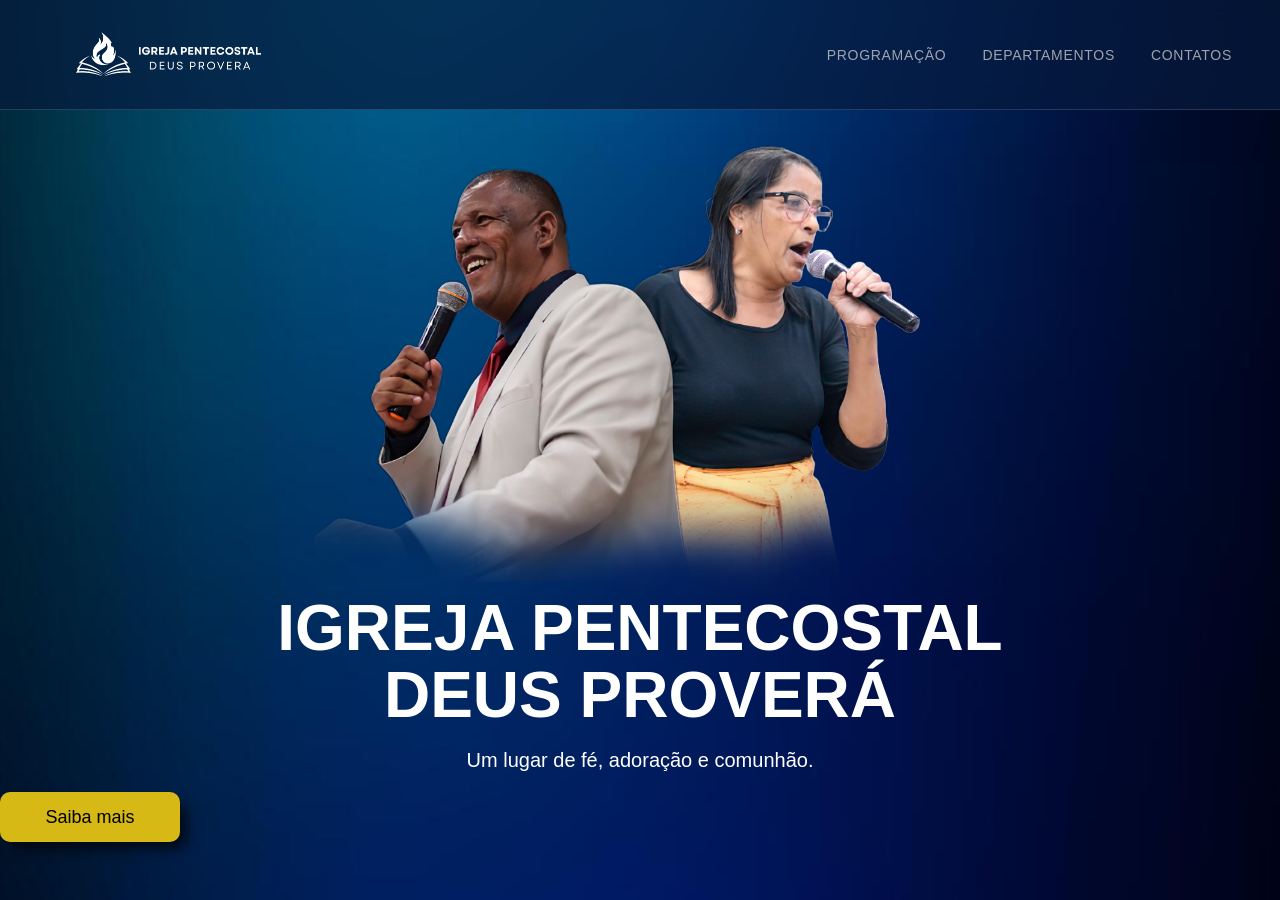
<file: index.html>
<!DOCTYPE html>
<html lang="pt-BR">
<head>
    <meta charset="UTF-8">
    <meta name="viewport" content="width=device-width, initial-scale=1.0">
    <title>Igreja Pentecostal Deus Proverá</title>
    <link rel="stylesheet" href="style/style.css">
    <link rel="preconnect" href="https://fonts.googleapis.com">
    <link rel="preconnect" href="https://fonts.gstatic.com" crossorigin>
    <link rel="icon" type="image/x-icon" href="images/logo111.ico">
    <link
        href="https://fonts.googleapis.com/css2?family=Poppins:ital,wght@0,100;0,200;0,300;0,400;0,500;0,600;0,700;0,800;0,900;1,100;1,200;1,300;1,400;1,500;1,600;1,700;1,800;1,900&display=swap"
        rel="stylesheet">
</head>

<body>
    <header>
        <a href="index.html"><img src="images/IGREJA%20PENTECOSTAL.png" alt="Logo Igreja Pentecostal" class="logo-home"></a>
        <nav>
             <ul class="nav-home">
                <li><a href="programacao.html">Programação</a></li>
                <li><a href="departamentos.html">Departamentos</a></li>
                <li><a href="contatos.html">Contatos</a></li>
            </ul>
        </nav>
    </header>

    <main>
        <img src="images/banner-home.png" alt="Banner Igreja" class="banner-home">
        <h1 class="title1-home">IGREJA PENTECOSTAL</h1>
        <h2 class="title2-home">DEUS PROVERÁ</h2>
        <p class="desc-home">Um lugar de fé, adoração e comunhão.</p>
        <a href="programacao.html"><button class="btn-saibamais">Saiba mais</button></a>
    </main>

</body>

</html>
</file>
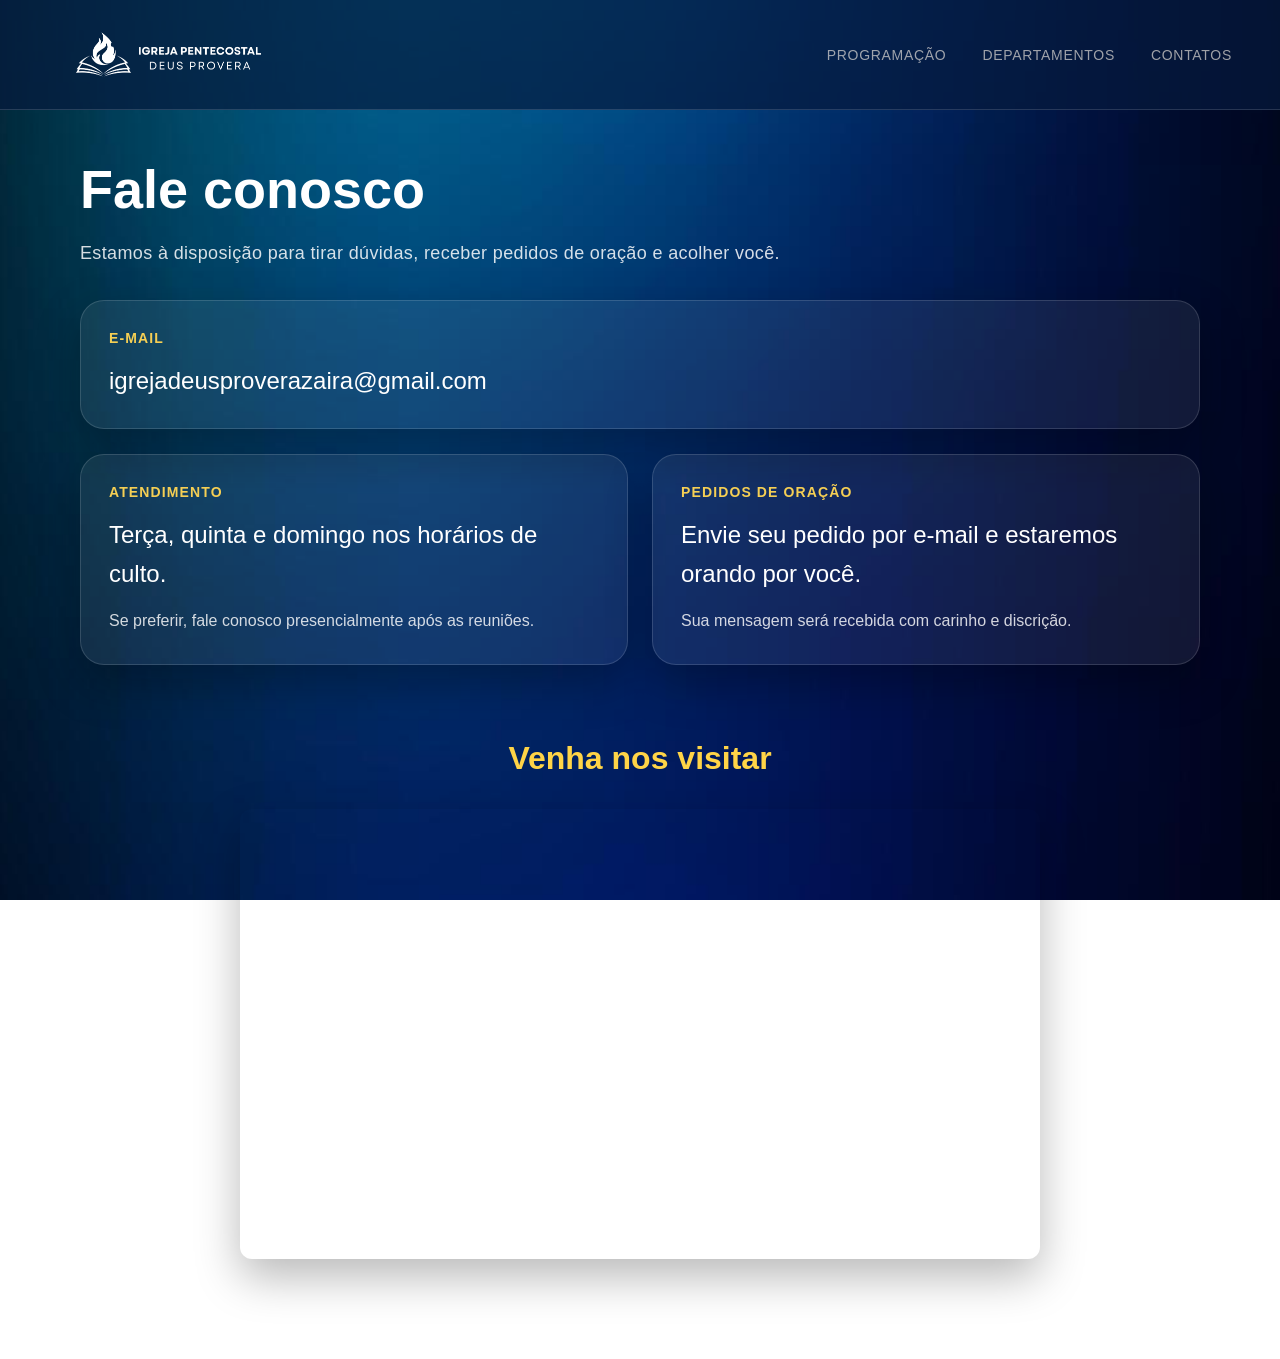
<file: contatos.html>
<!DOCTYPE html>
<html lang="pt-BR">
<head>
    <meta charset="UTF-8">
    <meta name="viewport" content="width=device-width, initial-scale=1.0">
    <title>Igreja Pentecostal Deus Proverá</title>
    <link rel="stylesheet" href="style/style.css">
    <link rel="preconnect" href="https://fonts.googleapis.com">
    <link rel="preconnect" href="https://fonts.gstatic.com" crossorigin>
    <link rel="icon" type="image/x-icon" href="images/logo111.ico">
    <link
        href="https://fonts.googleapis.com/css2?family=Poppins:ital,wght@0,100;0,200;0,300;0,400;0,500;0,600;0,700;0,800;0,900;1,100;1,200;1,300;1,400;1,500;1,600;1,700;1,800;1,900&display=swap"
        rel="stylesheet">
</head>

<body class="bg-home">

    <header>
        <a href="index.html">
            <img src="images/IGREJA PENTECOSTAL.png" alt="Logo Igreja Pentecostal" class="logo-home">
        </a>
        <nav>
            <ul class="nav-home">
                <li><a href="programacao.html">Programação</a></li>
                <li><a href="departamentos.html">Departamentos</a></li>
                <li><a href="contatos.html">Contatos</a></li>
            </ul>
        </nav>
    </header>

    <main class="page-shell">
        <section class="page-hero">
            <span class="title-contatos">Fale conosco</span>
            <p class="desc-contatos">
                Estamos à disposição para tirar dúvidas, receber pedidos de oração e acolher você.
            </p>
        </section>

       
            <article class="contato-card">
                <span class="contato-label">E-mail</span>
                <p class="txt-contatos">igrejadeusproverazaira@gmail.com</p>
            </article>

         <section class="contatos-grid">
            <article class="contato-card">
                <span class="contato-label">Atendimento</span>
                <p class="txt-contatos">
                    Terça, quinta e domingo nos horários de culto.
                </p>
                <p class="contato-aux">
                    Se preferir, fale conosco presencialmente após as reuniões.
                </p>
            </article>

            <article class="contato-card">
                <span class="contato-label">Pedidos de oração</span>
                <p class="txt-contatos">
                    Envie seu pedido por e-mail e estaremos orando por você.
                </p>
                <p class="contato-aux">
                    Sua mensagem será recebida com carinho e discrição.
                </p>
            </article>
        </section>

        <section class="section-mapa">
              <p class="txt-localizacao">Venha nos visitar</p>
        <iframe class="mapa-localizacao" src="https://www.google.com/maps/embed?pb=!1m18!1m12!1m3!1d3654.75367707203!2d-46.45158682014798!3d-23.648990923921485!2m3!1f0!2f0!3f0!3m2!1i1024!2i768!4f13.1!3m3!1m2!1s0x94ce6930d799285f%3A0x10ce3717a31868ca!2sR.%20Pref.%20Dr.%20Dorival%20Resende%20da%20Silva%2C%20993%20-%20Alto%20da%20Boa%20Vista%2C%20Mau%C3%A1%20-%20SP%2C%2009391-001!5e0!3m2!1spt-BR!2sbr!4v1777420289367!5m2!1spt-BR!2sbr" width="800" height="500" style="border:0;" allowfullscreen="" loading="lazy" referrerpolicy="no-referrer-when-downgrade"></iframe>
        </section>
        
    </main>

</body>
</html>
</file>
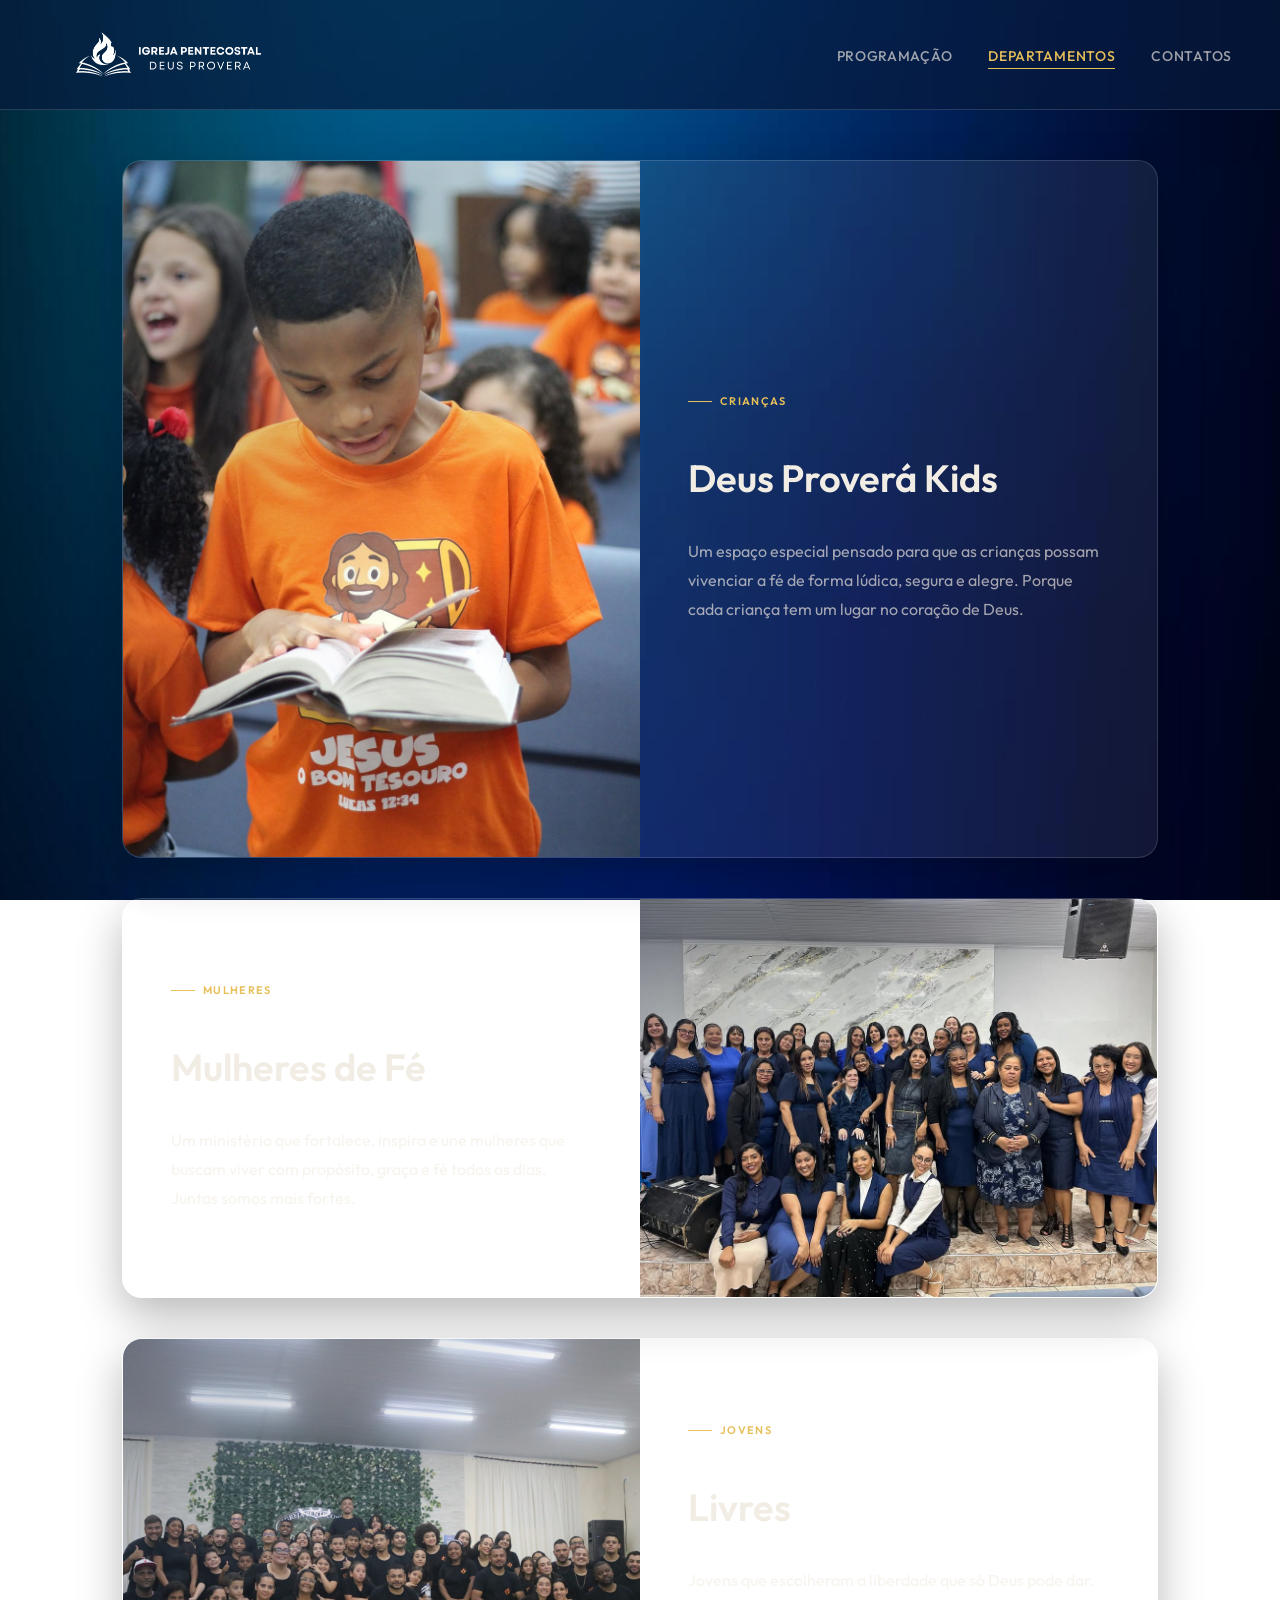
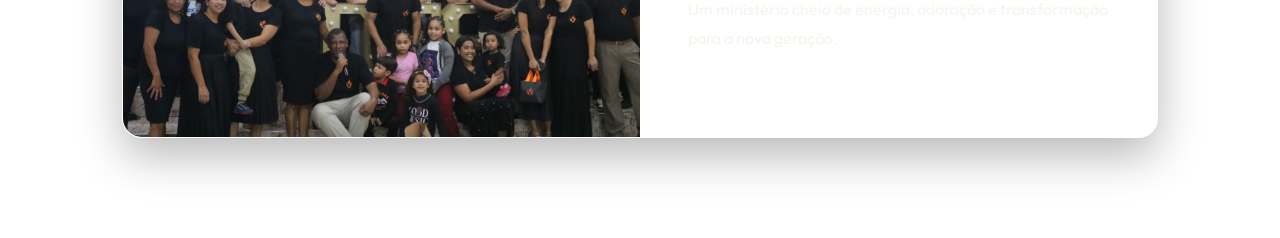
<file: departamentos.html>
<!DOCTYPE html>
<html lang="pt-BR">
<head>
<meta charset="UTF-8">
<meta name="viewport" content="width=device-width, initial-scale=1.0">
<title>Departamentos — Igreja Pentecostal Deus Proverá</title>
<link rel="icon" type="image/x-icon" href="images/logo111.ico">
<link rel="preconnect" href="https://fonts.googleapis.com">
<link rel="preconnect" href="https://fonts.gstatic.com" crossorigin>
<link href="https://fonts.googleapis.com/css2?family=Playfair+Display:ital,wght@0,400;0,600;0,700;1,400&family=Outfit:wght@300;400;500;600&display=swap" rel="stylesheet">
<link rel="stylesheet" href="style/style.css">
</head>
<body>

<header>
  <a href="index.html" class="logo-wrap">
    <img src="images/IGREJA%20PENTECOSTAL.png" alt="Logo Igreja Pentecostal Deus Proverá" class="logo-home">
  </a>
  <nav>
    <ul class="nav-home">
      <li><a href="programacao.html">Programação</a></li>
      <li><a href="departamentos.html" class="active">Departamentos</a></li>
      <li><a href="contatos.html">Contatos</a></li>
    </ul>
  </nav>
</header>

<main>
  
  <div class="cards-section">

    <article class="dept-card">
      <div class="card-img-wrap">
        <img src="images/img-deusproverakids.jpg" alt="Deus Proverá Kids">
        <div class="card-img-overlay"></div>
      </div>
      <div class="card-content">
        <span class="card-tag">Crianças</span>
        <h2>Deus Proverá Kids</h2>
        <p>Um espaço especial pensado para que as crianças possam vivenciar a fé de forma lúdica, segura e alegre. Porque cada criança tem um lugar no coração de Deus.</p>
       
      </div>
    </article>

    <article class="dept-card reverse">
      <div class="card-img-wrap">
        <img src="images/img-mulheresdefe.jpg" alt="Mulheres de Fé">
        <div class="card-img-overlay"></div>
      </div>
      <div class="card-content">
        <span class="card-tag">Mulheres</span>
        <h2>Mulheres de Fé</h2>
        <p>Um ministério que fortalece, inspira e une mulheres que buscam viver com propósito, graça e fé todos os dias. Juntas somos mais fortes.</p>
      </div>
    </article>

    <article class="dept-card">
      <div class="card-img-wrap">
        <img src="images/img-livres.jpg" alt="Livres">
        <div class="card-img-overlay"></div>
      </div>
      <div class="card-content">
        <span class="card-tag">Jovens</span>
        <h2>Livres</h2>
        <p>Jovens que escolheram a liberdade que só Deus pode dar. Um ministério cheio de energia, adoração e transformação para a nova geração.</p>
      </div>
    </article>

  </div>
</main>

</body>
</html>
</file>
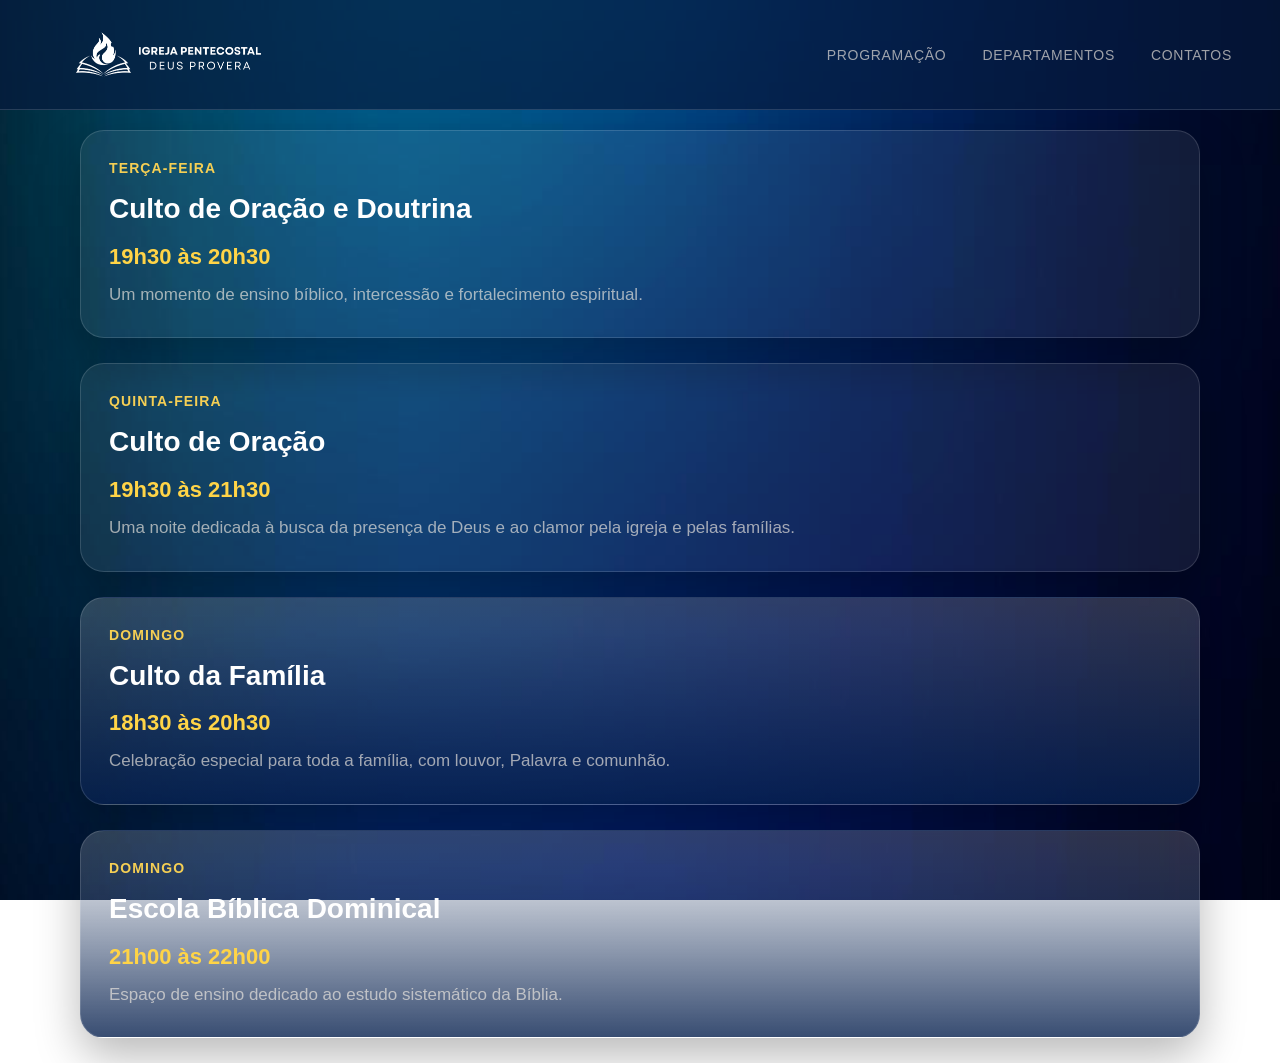
<file: programacao.html>
<!DOCTYPE html>
<html lang="pt-BR">
<head>
    <meta charset="UTF-8">
    <meta name="viewport" content="width=device-width, initial-scale=1.0">
    <title>Igreja Pentecostal Deus Proverá</title>
    <link rel="stylesheet" href="style/style.css">
    <link rel="preconnect" href="https://fonts.googleapis.com">
    <link rel="preconnect" href="https://fonts.gstatic.com" crossorigin>
    <link rel="icon" type="image/x-icon" href="images/logo111.ico">
    <link
        href="https://fonts.googleapis.com/css2?family=Poppins:ital,wght@0,100;0,200;0,300;0,400;0,500;0,600;0,700;0,800;0,900;1,100;1,200;1,300;1,400;1,500;1,600;1,700;1,800;1,900&display=swap"
        rel="stylesheet">
</head>

<body class="bg-home">

    <header>
        <a href="index.html">
            <img src="images/IGREJA PENTECOSTAL.png" alt="Logo Igreja Pentecostal" class="logo-home">
        </a>
        <nav>
            <ul class="nav-home">
                <li><a href="programacao.html">Programação</a></li>
                <li><a href="departamentos.html">Departamentos</a></li>
                <li><a href="contatos.html">Contatos</a></li>
            </ul>
        </nav>
    </header>

    <main class="page-shell">

        <section class="programacao-grid">
            <article class="programacao-card">
                <span class="programacao-dia">Terça-feira</span>
                <h2>Culto de Oração e Doutrina</h2>
                <p class="programacao-horario">19h30 às 20h30</p>
                <p class="programacao-desc">
                    Um momento de ensino bíblico, intercessão e fortalecimento espiritual.
                </p>
            </article>

            <article class="programacao-card">
                <span class="programacao-dia">Quinta-feira</span>
                <h2>Culto de Oração</h2>
                <p class="programacao-horario">19h30 às 21h30</p>
                <p class="programacao-desc">
                    Uma noite dedicada à busca da presença de Deus e ao clamor pela igreja e pelas famílias.
                </p>
            </article>

            <article class="programacao-card destaque">
                <span class="programacao-dia">Domingo</span>
                <h2>Culto da Família</h2>
                <p class="programacao-horario">18h30 às 20h30</p>
                <p class="programacao-desc">
                    Celebração especial para toda a família, com louvor, Palavra e comunhão.
                </p>
            </article>

             <article class="programacao-card destaque">
                <span class="programacao-dia">Domingo</span>
                <h2>Escola Bíblica Dominical</h2>
                <p class="programacao-horario">21h00 às 22h00</p>
                <p class="programacao-desc">
                   Espaço de ensino dedicado ao estudo sistemático da Bíblia.
                </p>
            </article>
        </section>

    </main>

</body>
</html>
</file>
<file: style/style.css>
*, *::before, *::after {
    box-sizing: border-box;
  }

  html {
    scroll-behavior: smooth;
    font-family: 'Outfit', sans-serif !important;
  }

  @keyframes fadeIn {
        from { opacity: 0.1; }
        to { opacity: 1; }
    }
  
  :root {
    --gold: #e8c05a;
    --gold-light: #f5d98a;
    --gold-dim: rgba(232, 192, 90, 0.18);
    --gold-border: rgba(232, 192, 90, 0.35);
    --navy: #071a3e;
    --navy-mid: #0d2a5e;
    --glass: rgba(255, 255, 255, 0.07);
    --glass-border: rgba(255, 255, 255, 0.14);
    --text: #f2ede4;
    --text-muted: rgba(242, 237, 228, 0.65);
    --color-gold: #f5cf54;
    --color-gold-strong: #ffd447;
    --color-blue-deep: #07214f;
    --color-panel: rgba(255, 255, 255, 0.12);
    --color-border: rgba(255, 255, 255, 0.2);
    --color-text: #ffffff;
    --shadow-soft: 0 18px 45px rgba(0, 0, 0, 0.28);
  }
  
  body {
    background: url('../images/wallpaper-home.jpg') no-repeat center center fixed;
    background-size: cover;
    margin: 0;
    min-height: 100vh;
    overflow-x: hidden;
    animation: fadeIn 0.5s ease-in forwards;
    font-family: 'Outfit', sans-serif !important;
  }

  main {
    width: 100%;
  }

  img {
    max-width: 100%;
  }
  
  a {
    text-decoration: none;
    color: white;
  }
  
  /* ── HEADER ── */
  header {
    display: flex;
    align-items: center;
    justify-content: space-between;
    gap: 24px;
    padding: 22px clamp(20px, 5vw, 48px);
    border-bottom: 1px solid var(--glass-border);
    backdrop-filter: blur(12px);
    background: rgba(7, 26, 62, 0.7);
    position: sticky;
    top: 0;
    z-index: 100;
  }
  
  .logo-home {
    height: 65px;
    width: auto;
    display: block;
  }
  
  .logo-main {
    width: 150px;
    text-align: center;
  }
  
  .nav-home {
    list-style: none;
    display: flex;
    flex-wrap: wrap;
    justify-content: center;
    gap: 14px clamp(18px, 4vw, 36px);
    margin: 0;
    padding: 0;
  }
  
  .nav-home a {
    color: var(--text-muted);
    font-size: 14px;
    font-weight: 500;
    letter-spacing: 0.05em;
    text-transform: uppercase;
    transition: color 0.25s;
    position: relative;
    text-decoration: none;
  }
  
  .nav-home a::after {
    content: "";
    position: absolute;
    bottom: -4px;
    left: 0;
    width: 0;
    height: 1px;
    background: var(--gold);
    transition: width 0.3s;
  }
  
  .nav-home a:hover,
  .nav-home a.active {
    color: var(--gold);
  }
  
  .nav-home a:hover::after,
  .nav-home a.active::after {
    width: 100%;
  }
  
  /* ── HOME ── */
  .banner-home {
    width: min(650px, calc(100% - 32px));
    text-align: center;
    display: block;
    margin: clamp(24px, 5vw, 30px) auto 0;
  }
  
  .title1-home {
    color: white;
    font-size: clamp(38px, 9vw, 64px);
    line-height: 1.05;
    margin: 0;
    text-align: center;
    padding: 0 16px;
  }
  
  .title2-home {
    color: white;
    font-size: clamp(38px, 9vw, 64px);
    line-height: 1.05;
    margin: 0;
    text-align: center;
    padding: 0 16px;
  }
  
  .desc-home {
    color: white;
    text-align: center;
    font-size: clamp(17px, 4vw, 20px);
    padding: 0 18px;
  }
  
  .btn-saibamais {
    display: block;
    width: 180px;
    height: 50px;
    border-radius: 10px;
    border: none;
    font-size: 18px;
    background-color: rgb(214, 185, 21);
    color: rgb(0, 0, 0);
    justify-self: center;
    margin-bottom: 50px;
    cursor: pointer;
    transition: background-color 0.3s, color 0.3s, box-shadow 0.3s;
    box-shadow: 9px 9px 13px -3px rgba(0, 0, 0, 0.75);
    -webkit-box-shadow: 9px 9px 13px -3px rgba(0, 0, 0, 0.75);
    -moz-box-shadow: 9px 9px 13px -3px rgba(0, 0, 0, 0.75);
  }
  
  .btn-saibamais:hover {
    background-color: rgb(1, 55, 148);
    color: rgb(251, 251, 251);
    transform: scale(1.01);
    box-shadow: 9px 9px 13px -3px rgba(0, 0, 0, 1);
  }
  
  /* ── PAGE SHELL ── */
  .page-shell {
    width: min(1120px, calc(100% - 48px));
    margin: 0 auto;
  }
  
  /* ── DEPARTAMENTOS ── */
  .cards-section {
    max-width: 1100px;
    margin: 50px auto 0;
    padding: 0 32px 100px;
    display: flex;
    flex-direction: column;
    gap: 40px;
  }
  
  .dept-card {
    display: grid;
    grid-template-columns: 1fr 1fr;
    border-radius: 20px;
    overflow: hidden;
    border: 1px solid var(--glass-border);
    background: var(--glass);
    backdrop-filter: blur(16px);
    box-shadow: var(--shadow-soft);
    transition: transform 0.35s, box-shadow 0.35s;
    min-height: 400px;
  }
  
  .dept-card:hover {
    transform: translateY(-6px);
    box-shadow: 0 48px 100px rgba(0, 0, 0, 0.5);
  }
  
  .dept-card.reverse {
    direction: rtl;
  }
  
  .dept-card.reverse > * {
    direction: ltr;
  }
  
  .card-img-wrap {
    position: relative;
    overflow: hidden;
    min-height: 320px;
  }
  
  .card-img-wrap img {
    width: 100%;
    height: 100%;
    object-fit: cover;
    display: block;
    transition: transform 0.5s ease;
  }
  
  .dept-card:hover .card-img-wrap img {
    transform: scale(1.05);
  }
  
  .card-img-overlay {
    position: absolute;
    inset: 0;
    background: linear-gradient(135deg, rgba(7, 26, 62, 0.25) 0%, transparent 60%);
  }
  
  .card-content {
    padding: 52px 48px;
    display: flex;
    flex-direction: column;
    justify-content: center;
  }
  
  .card-tag {
    display: inline-flex;
    align-items: center;
    gap: 8px;
    font-size: 11px;
    font-weight: 600;
    letter-spacing: 0.12em;
    text-transform: uppercase;
    color: var(--gold);
    margin-bottom: 16px;
  }
  
  .card-tag::before {
    content: "";
    display: block;
    width: 24px;
    height: 1px;
    background: var(--gold);
  }
  
  .card-content h2 {
    font-size: clamp(28px, 3vw, 38px);
    font-weight: 600;
    line-height: 1.2;
    color: var(--text);
    margin-bottom: 20px;
  }
  
  .card-content p {
    font-size: 16px;
    line-height: 1.8;
    color: var(--text-muted);
    margin-bottom: 0;
  }
  
  /* ── PROGRAMAÇÃO ── */
  .title-programacao {
    color: white;
    text-align: center;
    font-size: clamp(36px, 5vw, 54px);
    margin: 18px 0 0;
  }
  
  .programacao-grid {
    gap: 24px;
    margin-top: 20px;
  }
  
  .programacao-card,
  .contato-card {
    border: 1px solid var(--glass-border);
    background: var(--glass);
    border-radius: 24px;
    padding: 28px;
    margin-bottom: 25px;
    color: var(--color-text);
    box-shadow: var(--shadow-soft);
    backdrop-filter: blur(10px);
    transition: transform 0.3s ease;
    min-width: 0;
  }
  .programacao-card:hover, .contato-card:hover {
    transform: scale(1.01);
  }
  
  .programacao-card.destaque,
  .contato-card.destaque {
    background: linear-gradient(180deg, rgba(255, 255, 255, 0.18), rgba(7, 33, 79, 0.8));
  }
  
  .programacao-dia,
  .contato-label {
    display: inline-block;
    margin-bottom: 16px;
    color: var(--color-gold);
    font-size: 14px;
    font-weight: 700;
    letter-spacing: 0.08em;
    text-transform: uppercase;
  }
  
  .programacao-card h2 {
    margin: 0;
    font-size: 28px;
    line-height: 1.2;
  }
  
  .programacao-horario {
    margin: 18px 0 10px;
    color: var(--color-gold-strong);
    font-size: 22px;
    font-weight: 600;
  }
  
  .programacao-desc {
    color: var(--text-muted);
    margin: 0;
    font-size: 17px;
    line-height: 1.75;
  }
  
  /* ── CONTATOS ── */
  .page-hero {
    margin-top: 50px;;
    margin-bottom: 30px;
    justify-self: center;
  }

  .title-contatos {
    display: block;
    color: white;
    font-weight: bold;
    font-size: clamp(36px, 5vw, 54px);
    line-height: 1.1;
  }

  .desc-contatos {
    color: rgba(255, 255, 255, 0.84);
    font-size: 18px;
    line-height: 1.8;
    letter-spacing: 0.02em;
  }
  
  .contatos-grid {
    display: flex;
    flex-wrap: wrap;
    gap: 24px;
    margin-top: 20px;
  }

  .contatos-grid .contato-card {
    flex: 1 1 280px;
  }
  
  .txt-contatos {
    color: white;
    font-size: clamp(19px, 3vw, 24px);
    line-height: 1.6;
    margin: 0;
    overflow-wrap: anywhere;
  }
  
  .contato-link:hover {
    background-color: #fff1b8;
    box-shadow: 0 12px 24px rgba(0, 0, 0, 0.22);
    transform: translateY(-2px);
  }
  
  .contato-aux {
    margin: 14px 0 0;
    color: rgba(255, 255, 255, 0.82);
    line-height: 1.8;
    font-size: 16px;
  }
  
  /* ── RESPONSIVO ── */
  @media (max-width: 900px) {
    .programacao-card.destaque,
    .contato-card.destaque {
      transform: none;
    }
  }
  
  @media (max-width: 768px) {
    body {
      background-attachment: scroll;
    }

    header {
      padding: 16px 24px;
      flex-direction: column;
      gap: 16px;
    }
  
    .nav-home {
      gap: 20px;
    }
  
    .cards-section {
      padding: 0 20px 64px;
      gap: 28px;
    }
  
    .dept-card {
      grid-template-columns: 1fr;
      min-height: auto;
    }
  
    .dept-card.reverse {
      direction: ltr;
    }
  
    .card-img-wrap {
      min-height: 240px;
    }
  
    .card-content {
      padding: 32px 28px;
    }
  }
  
  @media (max-width: 640px) {
    .page-shell {
      width: min(1120px, calc(100% - 28px));
    }

    .page-hero {
      margin-top: 42px;
    }
  
    .programacao-card,
    .contato-card {
      padding: 22px;
      border-radius: 20px;
      margin-bottom: 18px;
    }
  
    .programacao-card h2 {
      font-size: 24px;
    }
  
    .programacao-horario,
    .txt-contatos {
      font-size: 20px;
    }
  }

  @media (max-width: 420px) {
    header {
      padding: 14px;
    }

    .logo-home {
      height: 54px;
    }

    .nav-home {
      gap: 12px 14px;
    }

    .nav-home a {
      font-size: 12px;
    }

    .card-content {
      padding: 28px 22px;
    }

    .card-img-wrap {
      min-height: 210px;
    }
  }
  .section-mapa{
    margin-top: 50px;
    margin-bottom: 100px;    
  }
  .txt-localizacao{
    text-align: center;
    color: var(--color-gold-strong);
    font-size: 32px;
    font-weight: bold;
  }
  .mapa-localizacao{
    display: block;
    width: min(800px, 100%);
    max-width: 100%;
    height: 450px;
    margin: 0 auto;
    border: 0;
    border-radius: 12px;
    box-shadow: var(--shadow-soft);
  }

  @media (max-width: 640px) {
    .section-mapa {
      margin-top: 36px;
      margin-bottom: 64px;
    }

    .txt-localizacao {
      font-size: 26px;
    }

    .mapa-localizacao {
      height: 340px;
    }
  }
</file>
